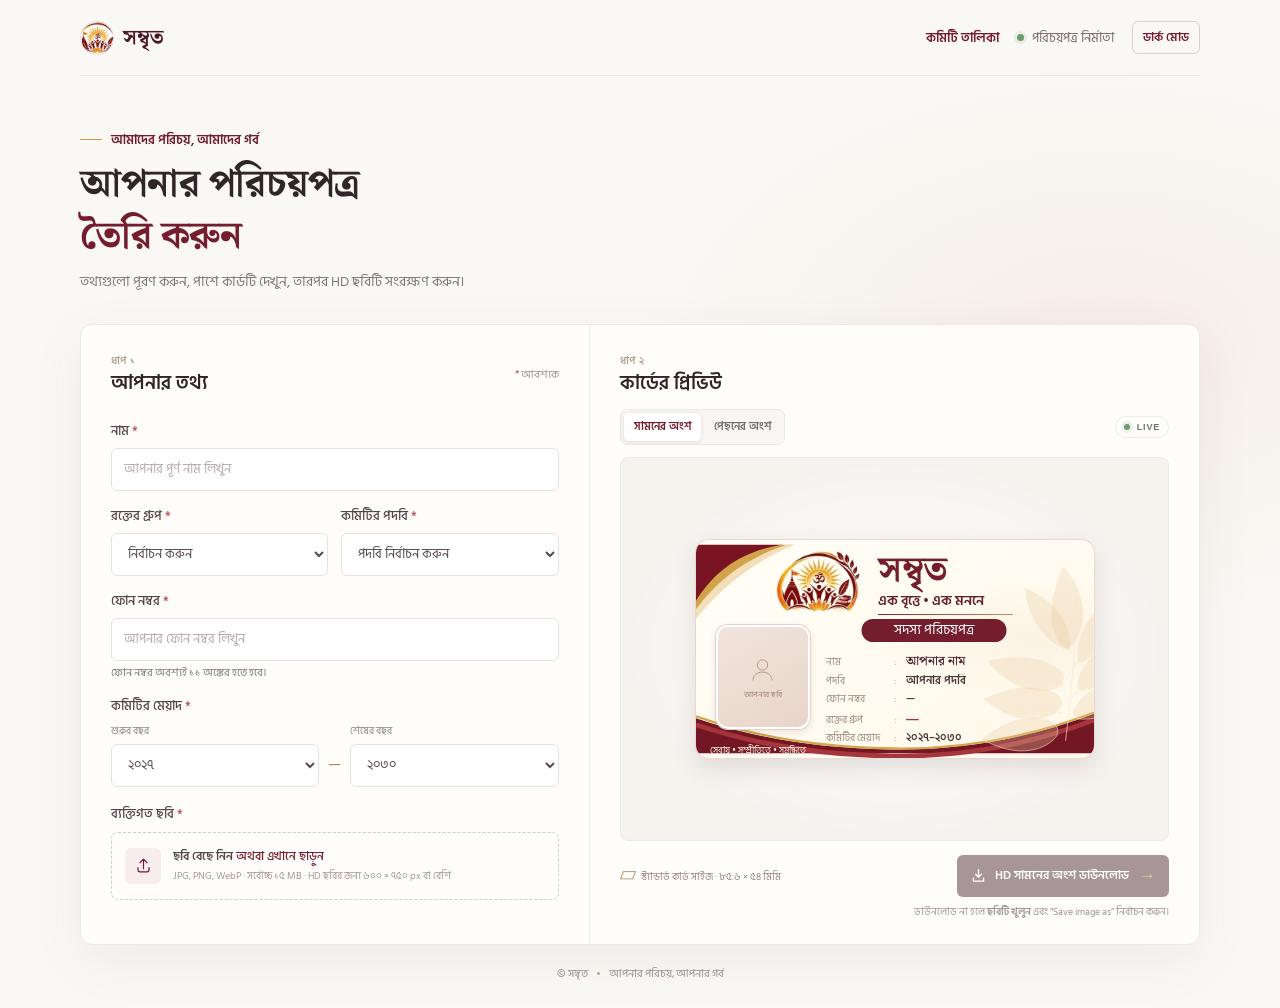
<file: index.html>
<!doctype html>
<html lang="bn">
  <head>
    <meta charset="UTF-8" />
    <meta name="viewport" content="width=device-width, initial-scale=1.0" />
    <meta
      name="description"
      content="সম্বৃত-এর জন্য নিজের পরিচয়পত্র তৈরি করুন এবং HD PNG ছবি হিসেবে সংরক্ষণ করুন।"
    />
    <title>সম্বৃত | পরিচয়পত্র তৈরি করুন</title>
    <link rel="preconnect" href="https://fonts.googleapis.com" />
    <link rel="preconnect" href="https://fonts.gstatic.com" crossorigin />
    <link
      href="https://fonts.googleapis.com/css2?family=Hind+Siliguri:wght@400;500;600;700&family=Noto+Serif+Bengali:wght@600;700&display=swap"
      rel="stylesheet"
    />
    <link rel="stylesheet" href="styles.css" />
    <script src="theme.js" defer></script>
    <script src="app.js" defer></script>
  </head>
  <body>
    <main class="app-shell">
      <header class="topbar">
        <a class="brand" href="#" aria-label="সম্বৃত হোম">
          <span class="brand-mark">
            <img src="Sambrita_Logo_Transparent.png" alt="" />
          </span>
          <span class="brand-name">সম্বৃত</span>
        </a>
        <nav class="topbar-nav" aria-label="প্রধান নেভিগেশন">
          <a class="topbar-link" href="committee.html">কমিটি তালিকা</a>
          <span class="topbar-note"><span class="status-dot"></span> পরিচয়পত্র নির্মাতা</span>
          <button class="theme-toggle" id="theme-toggle" type="button" aria-pressed="false" aria-label="ডার্ক মোড চালু করুন">ডার্ক মোড</button>
        </nav>
      </header>

      <section class="workspace" aria-labelledby="page-title">
        <div class="intro">
          <span class="eyebrow"><span class="eyebrow-line"></span> আমাদের পরিচয়, আমাদের গর্ব</span>
          <h1 id="page-title">আপনার পরিচয়পত্র<br /><span>তৈরি করুন</span></h1>
          <p>তথ্যগুলো পূরণ করুন, পাশে কার্ডটি দেখুন, তারপর HD ছবিটি সংরক্ষণ করুন।</p>
        </div>

        <div class="builder">
          <form class="details-panel" id="card-form">
            <div class="panel-heading">
              <div>
                <span class="section-kicker">ধাপ ১</span>
                <h2>আপনার তথ্য</h2>
              </div>
              <span class="required-note"><span aria-hidden="true">*</span> আবশ্যক</span>
            </div>

            <label class="field-label" for="full-name">নাম <span>*</span></label>
            <input
              class="text-input"
              id="full-name"
              name="name"
              type="text"
              placeholder="আপনার পূর্ণ নাম লিখুন"
              autocomplete="name"
              maxlength="60"
              required
            />

            <div class="field-row">
              <div class="field-group">
                <label class="field-label" for="blood-group">রক্তের গ্রুপ <span>*</span></label>
                <select class="text-input select-input" id="blood-group" name="blood" required>
                  <option value="" disabled selected>নির্বাচন করুন</option>
                  <option>A+</option>
                  <option>A−</option>
                  <option>B+</option>
                  <option>B−</option>
                  <option>AB+</option>
                  <option>AB−</option>
                  <option>O+</option>
                  <option>O−</option>
                </select>
              </div>
              <div class="field-group">
                <label class="field-label" for="designation">কমিটির পদবি <span>*</span></label>
                <select class="text-input select-input" id="designation" name="designation" required>
                  <option value="" disabled selected>পদবি নির্বাচন করুন</option>
                  <option>সভাপতি</option>
                  <option>সিনিয়র সহ সভাপতি</option>
                  <option>সহ সভাপতি</option>
                  <option>সাধারণ সম্পাদক</option>
                  <option>সহ সাধারণ সম্পাদক</option>
                  <option>অর্থ সম্পাদক</option>
                  <option>সহ অর্থ সম্পাদক</option>
                  <option>সাংগঠনিক সম্পাদক</option>
                  <option>সহ সাংগঠনিক সম্পাদক</option>
                  <option>দপ্তর সম্পাদক</option>
                  <option>সহ দপ্তর সম্পাদক</option>
                  <option>প্রচার ও প্রকাশনা সম্পাদক</option>
                  <option>সহ প্রচার সম্পাদক</option>
                  <option>সাংস্কৃতিক সম্পাদক</option>
                  <option>সহ সাংস্কৃতিক সম্পাদক</option>
                  <option>শিক্ষা বিষয়ক সম্পাদক</option>
                  <option>সহ শিক্ষা বিষয়ক সম্পাদক</option>
                  <option>তথ্যপ্রযুক্তি বিষয়ক সম্পাদক</option>
                  <option>সহ তথ্য সম্পাদক</option>
                  <option>ক্রীড়া বিষয়ক সম্পাদক</option>
                  <option>সহ ক্রীড়া সম্পাদক</option>
                  <option>যুব বিষয়ক সম্পাদক</option>
                  <option>সহ যুব বিষয়ক সম্পাদক</option>
                  <option>সমাজকল্যাণ সম্পাদক</option>
                  <option>সহ সমাজ কল্যাণ সম্পাদক</option>
                  <option>দুর্যোগ ও ত্রাণ বিষয়ক সম্পাদক</option>
                  <option>সহ দুর্যোগ ও ত্রাণ সম্পাদক</option>
                  <option>সদস্য সচিব</option>
                  <option>সহ সদস্য সচিব</option>
                  <option>প্রবাসীকল্যাণ বিষয়ক সম্পাদক</option>
                  <option>মহিলা সম্পাদিকা</option>
                  <option>সহ মহিলা সম্পাদিকা</option>
                  <option>কার্যকরী সদস্যবৃন্দ</option>
                </select>
              </div>
            </div>

            <label class="field-label" for="phone-number">ফোন নম্বর <span>*</span></label>
            <input
              class="text-input"
              id="phone-number"
              name="phone"
              type="tel"
              placeholder="আপনার ফোন নম্বর লিখুন"
              autocomplete="tel"
              inputmode="numeric"
              minlength="11"
              maxlength="11"
              pattern="[0-9০-৯]{11}"
              title="ফোন নম্বরটি ঠিক ১১টি অঙ্কে লিখুন।"
              aria-describedby="phone-number-hint"
              required
            />
            <small class="field-help" id="phone-number-hint">
              ফোন নম্বর অবশ্যই ১১ অঙ্কের হতে হবে।
            </small>

            <span class="field-label" id="committee-label">কমিটির মেয়াদ <span>*</span></span>
            <div class="year-range" role="group" aria-labelledby="committee-label">
              <label class="year-field">
                <span>শুরুর বছর</span>
                <select class="text-input select-input" id="committee-start" name="committeeStart" required></select>
              </label>
              <span class="year-range-separator" aria-hidden="true">—</span>
              <label class="year-field">
                <span>শেষের বছর</span>
                <select class="text-input select-input" id="committee-end" name="committeeEnd" required></select>
              </label>
            </div>

            <span class="field-label photo-label">ব্যক্তিগত ছবি <span>*</span></span>
            <label class="upload-box" id="upload-box" for="photo-input">
              <span class="upload-icon" aria-hidden="true">
                <svg viewBox="0 0 24 24" fill="none">
                  <path d="M12 16V4m0 0L7.5 8.5M12 4l4.5 4.5M5 14.5v3A2.5 2.5 0 0 0 7.5 20h9a2.5 2.5 0 0 0 2.5-2.5v-3" />
                </svg>
              </span>
              <span class="upload-copy">
                <strong id="upload-title">ছবি বেছে নিন <span>অথবা এখানে ছাড়ুন</span></strong>
                <small id="upload-hint">JPG, PNG, WebP · সর্বোচ্চ ১৫ MB · HD ছবির জন্য ৬০০ × ৭৫০ px বা বেশি</small>
              </span>
              <input id="photo-input" name="photo" type="file" accept="image/jpeg,image/png,image/webp" required />
            </label>
            <p class="form-error" id="form-error" role="alert" aria-live="polite"></p>
          </form>

          <section class="preview-panel" aria-labelledby="preview-title">
            <div class="preview-heading">
              <div>
                <span class="section-kicker">ধাপ ২</span>
                <h2 id="preview-title">কার্ডের প্রিভিউ</h2>
              </div>
            </div>

            <div class="preview-controls">
              <div class="card-side-switch" role="group" aria-label="কার্ডের দিক নির্বাচন">
                <button class="card-side-button is-active" type="button" data-card-side="front" aria-pressed="true">সামনের অংশ</button>
                <button class="card-side-button" type="button" data-card-side="back" aria-pressed="false">পেছনের অংশ</button>
              </div>
              <span class="live-badge"><span></span> LIVE</span>
            </div>

            <div class="card-stage">
              <article class="id-card" id="id-card" aria-label="সম্বৃত পরিচয়পত্রের প্রিভিউ">
                <img class="card-decoration" src="card-decoration.svg" alt="" aria-hidden="true" />
                <div class="card-brand">
                  <img class="card-logo" src="Sambrita_Logo_Transparent.png" alt="সম্বৃত লোগো" />
                  <div class="card-org">
                    <h3>সম্বৃত</h3>
                    <span class="card-motto">এক বৃত্তে • এক মননে</span>
                  </div>
                </div>
                <span class="card-member-title">সদস্য পরিচয়পত্র</span>
                <div class="card-main">
                  <div class="portrait-frame">
                    <img id="photo-preview" alt="আপনার নির্বাচিত ছবি" />
                    <div class="portrait-placeholder" id="portrait-placeholder">
                      <svg viewBox="0 0 48 48" fill="none" aria-hidden="true">
                        <circle cx="24" cy="17" r="8" />
                        <path d="M9 41c.8-8.3 6.9-13 15-13s14.2 4.7 15 13" />
                      </svg>
                      <span>আপনার ছবি</span>
                    </div>
                  </div>
                  <div class="card-info">
                    <div class="info-grid">
                      <div class="info-item name-item">
                        <span class="info-label">নাম</span>
                        <strong id="preview-name">আপনার নাম</strong>
                      </div>
                      <div class="info-item">
                        <span class="info-label">পদবি</span>
                        <strong id="preview-designation">আপনার পদবি</strong>
                      </div>
                      <div class="info-item">
                        <span class="info-label">ফোন নম্বর</span>
                        <strong id="preview-phone">—</strong>
                      </div>
                      <div class="info-item blood-item">
                        <span class="info-label">রক্তের গ্রুপ</span>
                        <strong id="preview-blood">—</strong>
                      </div>
                      <div class="info-item committee-item">
                        <span class="info-label">কমিটির মেয়াদ</span>
                        <strong id="preview-committee">কমিটির নাম</strong>
                      </div>
                    </div>
                  </div>
                </div>
                <span class="card-footer-tagline">সেবায় • সম্প্রীতিতে • সমৃদ্ধিতে</span>
              </article>
              <article class="id-card id-card--back" id="back-card" aria-label="সম্বৃত পরিচয়পত্রের পেছনের অংশ" hidden>
                <img class="card-back-decoration" src="card-back-decoration.svg" alt="" aria-hidden="true" />
                <div class="back-brand">
                  <strong>সম্বৃত</strong>
                  <span class="back-brand-divider" aria-hidden="true"></span>
                  <span class="back-brand-motto">এক বৃত্তে • এক মননে</span>
                </div>
                <div class="back-details">
                  <div class="back-detail">
                    <span class="back-detail-icon" aria-hidden="true">▦</span>
                    <span>প্রতিষ্ঠাকাল : <strong>২০২৬</strong></span>
                  </div>
                  <div class="back-detail">
                    <span class="back-detail-icon back-phone-icon" aria-hidden="true">☎</span>
                    <span>যোগাযোগ : <strong id="back-phone">০১৬৭৯০০১২৫৪</strong></span>
                  </div>
                </div>
                <div class="back-notice" lang="bn">
                  <span>◆ এই পরিচয়পত্র সম্বৃত-এর সম্পত্তি।</span>
                  <span>◆ অননুমোদিতভাবে ব্যবহার করা যাবে না।</span>
                  <span>◆ হারিয়ে গেলে প্রদত্ত নম্বরে যোগাযোগ করুন।</span>
                </div>
                <div class="back-signatures">
                  <div class="back-signature">
                    <img id="president-signature" src="signature-president.png" alt="সভাপতির স্বাক্ষর" />
                    <span>সভাপতি</span>
                  </div>
                  <div class="back-signature">
                    <img id="secretary-signature" src="signature-secretary.png" alt="সাধারণ সম্পাদকের স্বাক্ষর" />
                    <span>সাধারণ সম্পাদক</span>
                  </div>
                </div>
              </article>
            </div>

            <div class="preview-footer">
              <span class="size-note"><span class="size-icon">▱</span> স্ট্যান্ডার্ড কার্ড সাইজ · ৮৫.৬ × ৫৪ মিমি</span>
              <a class="download-button is-disabled" id="download-button" href="#" aria-disabled="true" tabindex="-1" target="_blank" rel="noopener">
                <svg viewBox="0 0 20 20" fill="none" aria-hidden="true">
                  <path d="M10 3v9m0 0 3.5-3.5M10 12 6.5 8.5M4 13v3.5h12V13" />
                </svg>
                <span id="download-label">HD সামনের অংশ ডাউনলোড</span>
                <span class="button-arrow" aria-hidden="true">→</span>
              </a>
            </div>
            <p class="print-note">
              ডাউনলোড না হলে <a id="image-preview-link" class="is-disabled" href="#" aria-disabled="true" tabindex="-1" target="_blank" rel="noopener">ছবিটি খুলুন</a>
              এবং “Save image as” নির্বাচন করুন।
            </p>
          </section>
        </div>

        <footer class="page-footer">
          <span>© সম্বৃত</span>
          <span class="footer-separator"></span>
          <span>আপনার পরিচয়, আপনার গর্ব</span>
        </footer>
      </section>
    </main>
  </body>
</html>
</file>
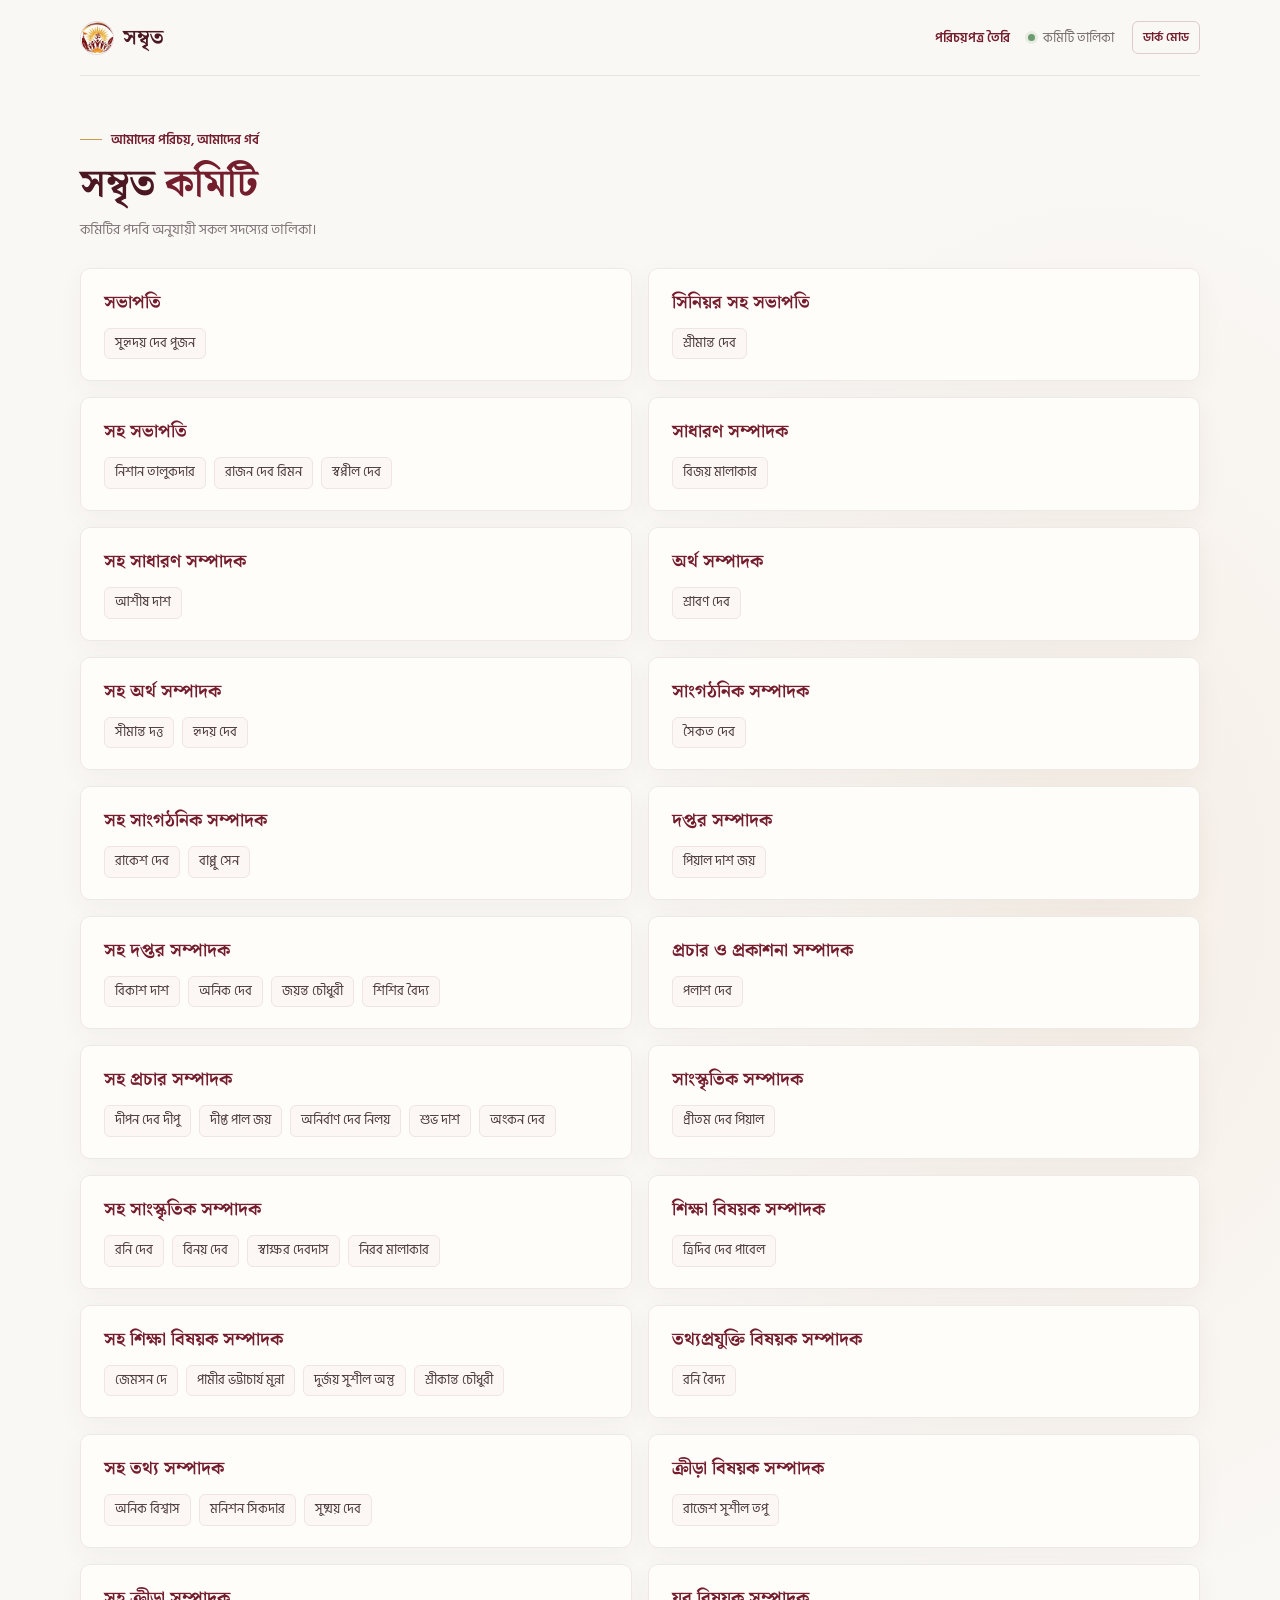
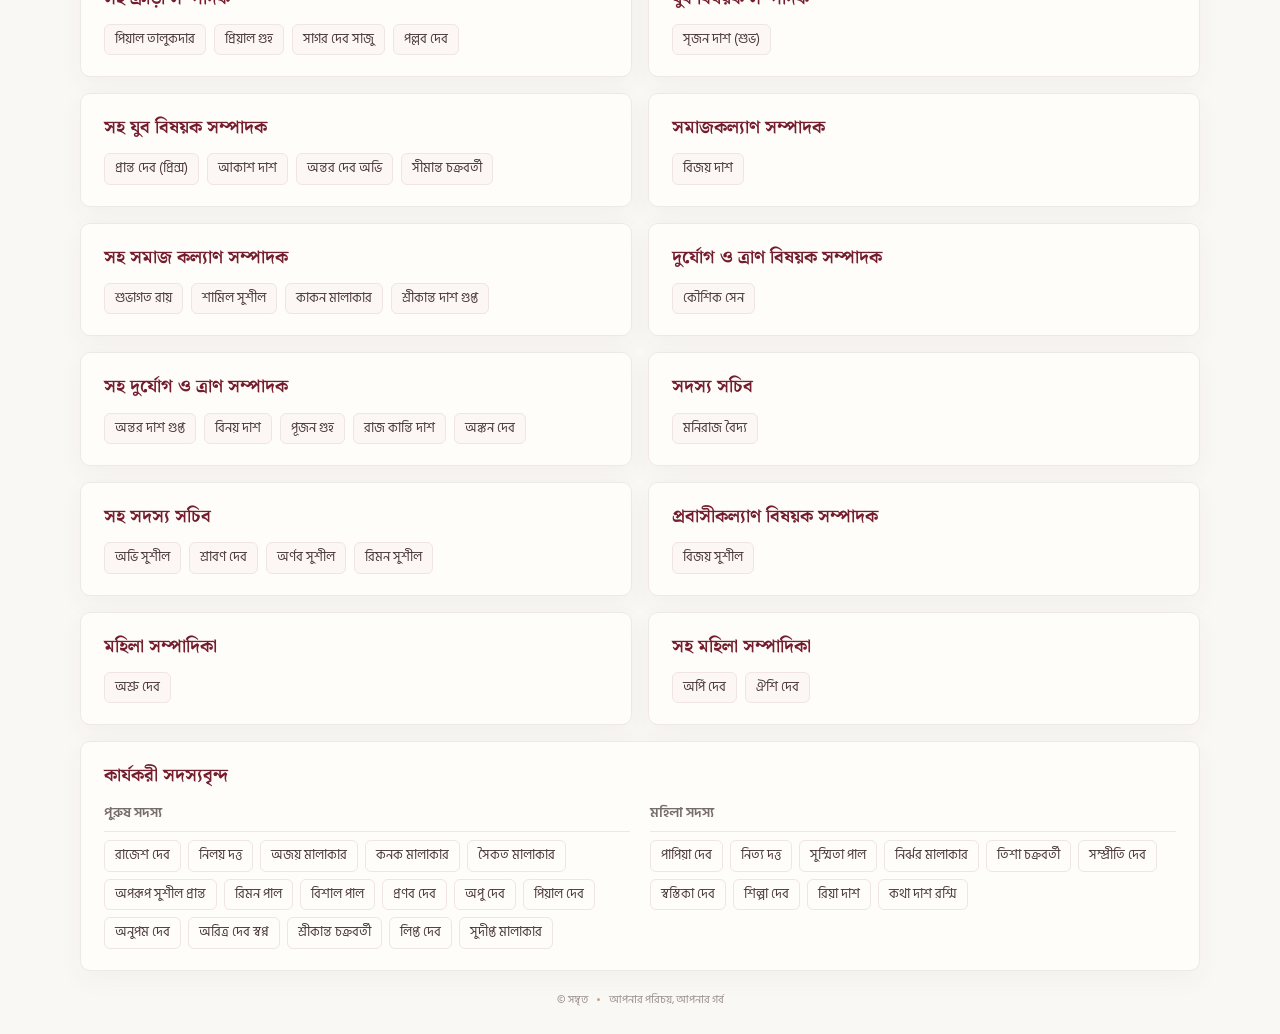
<file: committee.html>
<!doctype html>
<html lang="bn">
  <head>
    <meta charset="UTF-8" />
    <meta name="viewport" content="width=device-width, initial-scale=1.0" />
    <meta
      name="description"
      content="সম্বৃত কমিটির পদবি ও সদস্যদের তালিকা।"
    />
    <title>সম্বৃত | কমিটি তালিকা</title>
    <link rel="preconnect" href="https://fonts.googleapis.com" />
    <link rel="preconnect" href="https://fonts.gstatic.com" crossorigin />
    <link
      href="https://fonts.googleapis.com/css2?family=Hind+Siliguri:wght@400;500;600;700&family=Noto+Serif+Bengali:wght@600;700&display=swap"
      rel="stylesheet"
    />
    <link rel="stylesheet" href="styles.css" />
    <script src="theme.js" defer></script>
  </head>
  <body>
    <main class="app-shell">
      <header class="topbar">
        <a class="brand" href="index.html" aria-label="সম্বৃত পরিচয়পত্র নির্মাতা">
          <span class="brand-mark">
            <img src="Sambrita_Logo_Transparent.png" alt="" />
          </span>
          <span class="brand-name">সম্বৃত</span>
        </a>
        <nav class="topbar-nav" aria-label="প্রধান নেভিগেশন">
          <a class="topbar-link" href="index.html">পরিচয়পত্র তৈরি</a>
          <span class="topbar-note"><span class="status-dot"></span> কমিটি তালিকা</span>
          <button class="theme-toggle" id="theme-toggle" type="button" aria-pressed="false" aria-label="ডার্ক মোড চালু করুন">ডার্ক মোড</button>
        </nav>
      </header>

      <section class="committee-page" aria-labelledby="page-title">
        <div class="committee-intro">
          <span class="eyebrow"><span class="eyebrow-line"></span> আমাদের পরিচয়, আমাদের গর্ব</span>
          <h1 id="page-title">সম্বৃত <span>কমিটি</span></h1>
          <p>কমিটির পদবি অনুযায়ী সকল সদস্যের তালিকা।</p>
        </div>

        <div class="committee-grid">
          <article class="committee-card">
            <h2>সভাপতি</h2>
            <ul class="committee-people"><li>সুহৃদয় দেব পুজন</li></ul>
          </article>
          <article class="committee-card">
            <h2>সিনিয়র সহ সভাপতি</h2>
            <ul class="committee-people"><li>শ্রীমান্ত দেব</li></ul>
          </article>
          <article class="committee-card">
            <h2>সহ সভাপতি</h2>
            <ul class="committee-people">
              <li>নিশান তালুকদার</li><li>রাজন দেব রিমন</li><li>স্বপ্নীল দেব</li>
            </ul>
          </article>
          <article class="committee-card">
            <h2>সাধারণ সম্পাদক</h2>
            <ul class="committee-people"><li>বিজয় মালাকার</li></ul>
          </article>
          <article class="committee-card">
            <h2>সহ সাধারণ সম্পাদক</h2>
            <ul class="committee-people"><li>আশীষ দাশ</li></ul>
          </article>
          <article class="committee-card">
            <h2>অর্থ সম্পাদক</h2>
            <ul class="committee-people"><li>শ্রাবণ দেব</li></ul>
          </article>
          <article class="committee-card">
            <h2>সহ অর্থ সম্পাদক</h2>
            <ul class="committee-people"><li>সীমান্ত দত্ত</li><li>হৃদয় দেব</li></ul>
          </article>
          <article class="committee-card">
            <h2>সাংগঠনিক সম্পাদক</h2>
            <ul class="committee-people"><li>সৈকত দেব</li></ul>
          </article>
          <article class="committee-card">
            <h2>সহ সাংগঠনিক সম্পাদক</h2>
            <ul class="committee-people"><li>রাকেশ দেব</li><li>বাপ্পু সেন</li></ul>
          </article>
          <article class="committee-card">
            <h2>দপ্তর সম্পাদক</h2>
            <ul class="committee-people"><li>পিয়াল দাশ জয়</li></ul>
          </article>
          <article class="committee-card">
            <h2>সহ দপ্তর সম্পাদক</h2>
            <ul class="committee-people">
              <li>বিকাশ দাশ</li><li>অনিক দেব</li><li>জয়ন্ত চৌধুরী</li><li>শিশির বৈদ্য</li>
            </ul>
          </article>
          <article class="committee-card">
            <h2>প্রচার ও প্রকাশনা সম্পাদক</h2>
            <ul class="committee-people"><li>পলাশ দেব</li></ul>
          </article>
          <article class="committee-card">
            <h2>সহ প্রচার সম্পাদক</h2>
            <ul class="committee-people">
              <li>দীপন দেব দীপু</li><li>দীপ্ত পাল জয়</li><li>অনির্বাণ দেব নিলয়</li><li>শুভ দাশ</li><li>অংকন দেব</li>
            </ul>
          </article>
          <article class="committee-card">
            <h2>সাংস্কৃতিক সম্পাদক</h2>
            <ul class="committee-people"><li>প্রীতম দেব পিয়াল</li></ul>
          </article>
          <article class="committee-card">
            <h2>সহ সাংস্কৃতিক সম্পাদক</h2>
            <ul class="committee-people">
              <li>রনি দেব</li><li>বিনয় দেব</li><li>স্বাক্ষর দেবদাস</li><li>নিরব মালাকার</li>
            </ul>
          </article>
          <article class="committee-card">
            <h2>শিক্ষা বিষয়ক সম্পাদক</h2>
            <ul class="committee-people"><li>ত্রিদিব দেব পাবেল</li></ul>
          </article>
          <article class="committee-card">
            <h2>সহ শিক্ষা বিষয়ক সম্পাদক</h2>
            <ul class="committee-people">
              <li>জেমসন দে</li><li>পামীর ভট্টাচার্য মুন্না</li><li>দুর্জয় সুশীল অন্তু</li><li>শ্রীকান্ত চৌধুরী</li>
            </ul>
          </article>
          <article class="committee-card">
            <h2>তথ্যপ্রযুক্তি বিষয়ক সম্পাদক</h2>
            <ul class="committee-people"><li>রনি বৈদ্য</li></ul>
          </article>
          <article class="committee-card">
            <h2>সহ তথ্য সম্পাদক</h2>
            <ul class="committee-people"><li>অনিক বিশ্বাস</li><li>মনিশন সিকদার</li><li>সুষ্ময় দেব</li></ul>
          </article>
          <article class="committee-card">
            <h2>ক্রীড়া বিষয়ক সম্পাদক</h2>
            <ul class="committee-people"><li>রাজেশ সুশীল তপু</li></ul>
          </article>
          <article class="committee-card">
            <h2>সহ ক্রীড়া সম্পাদক</h2>
            <ul class="committee-people"><li>পিয়াল তালুকদার</li><li>প্রিয়াল গুহ</li><li>সাগর দেব সাজু</li><li>পল্লব দেব</li></ul>
          </article>
          <article class="committee-card">
            <h2>যুব বিষয়ক সম্পাদক</h2>
            <ul class="committee-people"><li>সৃজন দাশ (শুভ)</li></ul>
          </article>
          <article class="committee-card">
            <h2>সহ যুব বিষয়ক সম্পাদক</h2>
            <ul class="committee-people"><li>প্রান্ত দেব (প্রিন্স)</li><li>আকাশ দাশ</li><li>অন্তর দেব অভি</li><li>সীমান্ত চক্রবর্তী</li></ul>
          </article>
          <article class="committee-card">
            <h2>সমাজকল্যাণ সম্পাদক</h2>
            <ul class="committee-people"><li>বিজয় দাশ</li></ul>
          </article>
          <article class="committee-card">
            <h2>সহ সমাজ কল্যাণ সম্পাদক</h2>
            <ul class="committee-people"><li>শুভাগত রায়</li><li>শামিল সুশীল</li><li>কাকন মালাকার</li><li>শ্রীকান্ত দাশ গুপ্ত</li></ul>
          </article>
          <article class="committee-card">
            <h2>দুর্যোগ ও ত্রাণ বিষয়ক সম্পাদক</h2>
            <ul class="committee-people"><li>কৌশিক সেন</li></ul>
          </article>
          <article class="committee-card">
            <h2>সহ দুর্যোগ ও ত্রাণ সম্পাদক</h2>
            <ul class="committee-people"><li>অন্তর দাশ গুপ্ত</li><li>বিনয় দাশ</li><li>পূজন গুহ</li><li>রাজ কান্তি দাশ</li><li>অঙ্কন দেব</li></ul>
          </article>
          <article class="committee-card">
            <h2>সদস্য সচিব</h2>
            <ul class="committee-people"><li>মনিরাজ বৈদ্য</li></ul>
          </article>
          <article class="committee-card">
            <h2>সহ সদস্য সচিব</h2>
            <ul class="committee-people"><li>অভি সুশীল</li><li>শ্রাবণ দেব</li><li>অর্ণব সুশীল</li><li>রিমন সুশীল</li></ul>
          </article>
          <article class="committee-card">
            <h2>প্রবাসীকল্যাণ বিষয়ক সম্পাদক</h2>
            <ul class="committee-people"><li>বিজয় সুশীল</li></ul>
          </article>
          <article class="committee-card">
            <h2>মহিলা সম্পাদিকা</h2>
            <ul class="committee-people"><li>অশ্রু দেব</li></ul>
          </article>
          <article class="committee-card">
            <h2>সহ মহিলা সম্পাদিকা</h2>
            <ul class="committee-people"><li>অর্পি দেব</li><li>ঐশি দেব</li></ul>
          </article>
          <article class="committee-card committee-card--wide">
            <h2>কার্যকরী সদস্যবৃন্দ</h2>
            <div class="committee-member-columns">
              <section class="committee-member-group" aria-labelledby="male-members-title">
                <h3 id="male-members-title">পুরুষ সদস্য</h3>
                <ul class="committee-people">
                  <li>রাজেশ দেব</li><li>নিলয় দত্ত</li><li>অজয় মালাকার</li><li>কনক মালাকার</li>
                  <li>সৈকত মালাকার</li><li>অপরূপ সুশীল প্রান্ত</li><li>রিমন পাল</li><li>বিশাল পাল</li>
                  <li>প্রণব দেব</li><li>অপু দেব</li><li>পিয়াল দেব</li><li>অনুপম দেব</li>
                  <li>অরিত্র দেব স্বপ্ন</li><li>শ্রীকান্ত চক্রবর্তী</li><li>লিপ্ত দেব</li><li>সুদীপ্ত মালাকার</li>
                </ul>
              </section>
              <section class="committee-member-group" aria-labelledby="female-members-title">
                <h3 id="female-members-title">মহিলা সদস্য</h3>
                <ul class="committee-people">
                  <li>পাপিয়া দেব</li><li>নিত্য দত্ত</li><li>সুস্মিতা পাল</li><li>নির্ঝর মালাকার</li>
                  <li>তিশা চক্রবর্তী</li><li>সম্প্রীতি দেব</li><li>স্বস্তিকা দেব</li><li>শিল্পা দেব</li>
                  <li>রিয়া দাশ</li><li>কথা দাশ রশ্মি</li>
                </ul>
              </section>
            </div>
          </article>
        </div>

        <footer class="page-footer">
          <span>© সম্বৃত</span>
          <span class="footer-separator"></span>
          <span>আপনার পরিচয়, আপনার গর্ব</span>
        </footer>
      </section>
    </main>
  </body>
</html>
</file>
<file: styles.css>
:root {
  color-scheme: light;
  --wine: #741d2d;
  --wine-dark: #4b1721;
  --wine-soft: #f7edef;
  --gold: #c89b48;
  --ink: #302629;
  --muted: #8d8283;
  --line: #eee8e5;
  --paper: #fffdfa;
  font-family: "Hind Siliguri", "Noto Sans Bengali", sans-serif;
  font-synthesis: none;
  text-rendering: optimizeLegibility;
}

* {
  box-sizing: border-box;
}

body {
  min-width: 320px;
  min-height: 100vh;
  margin: 0;
  color: var(--ink);
  background:
    radial-gradient(ellipse at 86% 34%, rgba(233, 213, 192, 0.28), transparent 30%),
    #faf8f5;
}

button,
input,
select {
  font: inherit;
}

.app-shell {
  width: min(1120px, calc(100% - 64px));
  margin: 0 auto;
}

.topbar {
  height: 76px;
  display: flex;
  align-items: center;
  justify-content: space-between;
  border-bottom: 1px solid rgba(93, 59, 57, 0.1);
}

.brand {
  display: inline-flex;
  align-items: center;
  gap: 9px;
  color: var(--wine-dark);
  text-decoration: none;
}

.brand-mark {
  width: 34px;
  height: 34px;
  overflow: hidden;
  display: grid;
  place-items: center;
  border: 1px solid rgba(116, 29, 45, 0.15);
  border-radius: 50%;
  background: #fff;
}

.brand-mark img {
  width: 31px;
  height: 31px;
  object-fit: cover;
}

.brand-name {
  font-family: "Noto Serif Bengali", "Hind Siliguri", serif;
  font-size: 21px;
  font-weight: 700;
}

.topbar-note {
  display: inline-flex;
  align-items: center;
  gap: 8px;
  color: #776d6a;
  font-size: 13px;
}

.topbar-nav {
  display: inline-flex;
  align-items: center;
  gap: 18px;
}

.topbar-link {
  color: var(--wine);
  font-size: 13px;
  font-weight: 600;
  text-decoration: none;
}

.topbar-link:hover {
  text-decoration: underline;
  text-underline-offset: 3px;
}

.topbar-link:focus-visible {
  border-radius: 3px;
  outline: 3px solid rgba(116, 29, 45, 0.25);
  outline-offset: 3px;
}

.theme-toggle {
  padding: 6px 10px;
  border: 1px solid rgba(116, 29, 45, 0.2);
  border-radius: 6px;
  background: transparent;
  color: var(--wine);
  cursor: pointer;
  font-size: 12px;
  font-weight: 600;
  white-space: nowrap;
}

.theme-toggle:hover {
  background: var(--wine-soft);
}

.theme-toggle:focus-visible {
  outline: 3px solid rgba(116, 29, 45, 0.25);
  outline-offset: 2px;
}

.status-dot,
.live-badge span {
  width: 7px;
  height: 7px;
  border-radius: 50%;
  background: #6a9c70;
  box-shadow: 0 0 0 3px rgba(106, 156, 112, 0.13);
}

.workspace {
  padding: 46px 0 25px;
}

.intro {
  margin-bottom: 31px;
}

.eyebrow {
  display: inline-flex;
  align-items: center;
  gap: 9px;
  color: var(--wine);
  font-size: 13px;
  font-weight: 600;
}

.eyebrow-line {
  width: 22px;
  height: 1px;
  background: var(--gold);
}

h1,
h2,
h3,
h4,
p {
  margin: 0;
}

.intro h1 {
  margin-top: 8px;
  font-family: "Noto Serif Bengali", "Hind Siliguri", serif;
  font-size: clamp(29px, 3.4vw, 39px);
  font-weight: 700;
  line-height: 1.34;
  letter-spacing: -0.5px;
}

.intro h1 span {
  color: var(--wine);
}

.intro > p {
  margin-top: 7px;
  color: #817779;
  font-size: 14px;
}

.builder {
  display: grid;
  grid-template-columns: minmax(0, 0.91fr) minmax(0, 1.09fr);
  overflow: hidden;
  border: 1px solid #eee9e5;
  border-radius: 12px;
  background: var(--paper);
  box-shadow: 0 16px 55px rgba(69, 43, 35, 0.065);
}

.details-panel,
.preview-panel {
  min-width: 0;
  padding: 27px 30px 24px;
}

.details-panel {
  border-right: 1px solid var(--line);
}

.panel-heading,
.preview-heading {
  display: flex;
  align-items: center;
  justify-content: space-between;
  margin-bottom: 22px;
}

.section-kicker {
  display: block;
  margin-bottom: 1px;
  color: #ad968e;
  font-size: 11px;
  font-weight: 500;
  letter-spacing: 0.3px;
}

.panel-heading h2,
.preview-heading h2 {
  font-size: 19px;
  font-weight: 600;
  line-height: 1.4;
}

.required-note {
  color: #9c9090;
  font-size: 11px;
}

.required-note span,
.field-label > span {
  color: #b94a50;
}

.field-label {
  display: block;
  margin-bottom: 6px;
  color: #514549;
  font-size: 13px;
  font-weight: 500;
}

.text-input {
  width: 100%;
  height: 43px;
  padding: 0 12px;
  border: 1px solid #e8e1de;
  border-radius: 6px;
  outline: 0;
  background: #fff;
  color: var(--ink);
  font-size: 13px;
  transition: border-color 150ms ease, box-shadow 150ms ease;
}

.text-input::placeholder {
  color: #b6acad;
}

.text-input:focus {
  border-color: #b76d72;
  box-shadow: 0 0 0 3px rgba(116, 29, 45, 0.08);
}

.field-help {
  display: block;
  margin: 5px 0 14px;
  color: #817779;
  font-size: 11px;
  line-height: 1.4;
}

.select-input {
  color: #574b4e;
  cursor: pointer;
}

.field-row {
  display: grid;
  grid-template-columns: 1fr 1fr;
  gap: 13px;
  margin-top: 14px;
}

.field-group {
  min-width: 0;
}

.field-group .text-input {
  margin-bottom: 14px;
}

.year-range {
  display: grid;
  grid-template-columns: minmax(0, 1fr) auto minmax(0, 1fr);
  align-items: end;
  gap: 9px;
  margin-bottom: 16px;
}

.year-field {
  min-width: 0;
  display: grid;
  gap: 5px;
  color: #8d8283;
  font-size: 10px;
}

.year-range-separator {
  padding-bottom: 10px;
  color: #a98555;
  font-size: 16px;
}

.photo-label {
  margin-bottom: 7px;
}

.upload-box {
  min-height: 68px;
  display: flex;
  align-items: center;
  gap: 12px;
  padding: 10px 13px;
  border: 1px dashed #d9c9c4;
  border-radius: 7px;
  background: #fffdfb;
  cursor: pointer;
  transition: border-color 150ms ease, background 150ms ease;
}

.upload-box:hover,
.upload-box.is-dragging {
  border-color: var(--wine);
  background: #fcf6f5;
}

.upload-icon {
  width: 36px;
  height: 36px;
  flex: 0 0 36px;
  display: grid;
  place-items: center;
  border-radius: 6px;
  background: var(--wine-soft);
  color: var(--wine);
}

.upload-icon svg {
  width: 19px;
  height: 19px;
  stroke: currentColor;
  stroke-width: 1.5;
  stroke-linecap: round;
  stroke-linejoin: round;
}

.upload-copy {
  min-width: 0;
  display: grid;
  gap: 2px;
}

.upload-copy strong {
  overflow: hidden;
  color: #55474b;
  font-size: 12px;
  font-weight: 600;
  text-overflow: ellipsis;
  white-space: nowrap;
}

.upload-copy strong span {
  color: var(--wine);
  font-weight: 500;
}

.upload-copy small {
  color: #a29797;
  font-size: 10px;
}

#photo-input {
  position: absolute;
  width: 1px;
  height: 1px;
  overflow: hidden;
  clip: rect(0, 0, 0, 0);
  white-space: nowrap;
  clip-path: inset(50%);
}

#photo-input:focus-visible + .upload-copy {
  outline: 2px solid var(--wine);
}

.form-error {
  min-height: 16px;
  margin-top: 4px;
  color: #a32d39;
  font-size: 11px;
}

.preview-panel {
  display: flex;
  flex-direction: column;
}

.preview-heading {
  margin-bottom: 13px;
}

.preview-controls {
  display: flex;
  align-items: center;
  justify-content: space-between;
  gap: 10px;
  margin: -2px 0 12px;
}

.card-side-switch {
  display: inline-flex;
  gap: 3px;
  padding: 3px;
  border: 1px solid #eee8e5;
  border-radius: 7px;
  background: #f8f5f2;
}

.card-side-button {
  padding: 5px 10px;
  border: 0;
  border-radius: 5px;
  background: transparent;
  color: #776d6a;
  cursor: pointer;
  font-size: 11px;
  font-weight: 600;
}

.card-side-button.is-active {
  background: #fff;
  color: var(--wine);
  box-shadow: 0 1px 4px rgba(67, 45, 36, 0.12);
}

.card-side-button:focus-visible {
  outline: 3px solid rgba(116, 29, 45, 0.25);
  outline-offset: 2px;
}

.live-badge {
  display: inline-flex;
  align-items: center;
  gap: 7px;
  padding: 5px 8px;
  border: 1px solid #e8eee8;
  border-radius: 20px;
  color: #667c68;
  font-family: Arial, sans-serif;
  font-size: 9px;
  font-weight: 700;
  letter-spacing: 0.8px;
}

.live-badge span {
  width: 6px;
  height: 6px;
}

.card-stage {
  min-height: 258px;
  flex: 1;
  display: grid;
  place-items: center;
  container-type: inline-size;
  padding: 23px 10px;
  border: 1px solid #eee9e7;
  border-radius: 8px;
  background:
    radial-gradient(ellipse at center, rgba(255, 255, 255, 0.9), transparent 70%),
    #f6f3ef;
}

.id-card {
  position: relative;
  width: 400px;
  height: 220px;
  max-width: 100%;
  overflow: hidden;
  padding: 5px 17px 9px;
  border: 1px solid rgba(113, 51, 46, 0.16);
  border-radius: 14px;
  background:
    radial-gradient(ellipse at 86% 45%, rgba(222, 193, 149, 0.12), transparent 35%),
    linear-gradient(145deg, #fffdf5 8%, #fff9eb 100%);
  box-shadow: 0 9px 23px rgba(67, 45, 36, 0.13);
}

.id-card[hidden] {
  display: none;
}

.card-decoration {
  position: absolute;
  z-index: 0;
  inset: 0;
  width: 100%;
  height: 100%;
  pointer-events: none;
}

.card-brand {
  position: absolute;
  z-index: 1;
  top: 8px;
  left: 80px;
  display: flex;
  align-items: flex-start;
  gap: 18px;
}

.card-logo {
  width: 84px;
  height: 66px;
  flex: 0 0 84px;
  object-fit: contain;
}

.card-org {
  padding-top: 5px;
}

.card-org h3 {
  color: var(--wine);
  font-family: "Noto Serif Bengali", "Hind Siliguri", serif;
  font-size: 36px;
  font-weight: 700;
  line-height: 1;
}

.card-motto {
  display: block;
  margin-top: 4px;
  color: #61202b;
  font-size: 14px;
  font-weight: 600;
  line-height: 1.2;
  white-space: nowrap;
}

.card-org::after {
  width: 135px;
  height: 1px;
  display: block;
  margin-top: 4px;
  background: linear-gradient(90deg, #8b2633, #b99763);
  content: "";
}

.card-member-title {
  position: absolute;
  z-index: 1;
  top: 79px;
  left: 60%;
  min-width: 145px;
  padding: 2px 12px 3px;
  transform: translateX(-50%);
  border-radius: 14px;
  background: var(--wine);
  color: #fff;
  font-size: 14px;
  line-height: 1.25;
  text-align: center;
  white-space: nowrap;
}

.card-main {
  position: absolute;
  z-index: 1;
  top: 85px;
  right: 16px;
  left: 20px;
  display: flex;
  align-items: flex-start;
  gap: 16px;
}

.portrait-frame {
  position: relative;
  width: 94px;
  height: 104px;
  flex: 0 0 94px;
  overflow: hidden;
  border: 2px solid white;
  border-radius: 12px;
  background: linear-gradient(150deg, #f1e4dc, #e8d5ca);
  box-shadow: 0 0 0 1px #e1d3c9, 0 3px 8px rgba(73, 42, 33, 0.12);
}

.portrait-frame > img {
  width: 100%;
  height: 100%;
  display: none;
  object-fit: cover;
  object-position: center;
}

.portrait-frame > img.is-visible {
  display: block;
}

.portrait-placeholder {
  height: 100%;
  display: flex;
  flex-direction: column;
  align-items: center;
  justify-content: center;
  gap: 3px;
  color: #a08076;
}

.portrait-placeholder svg {
  width: 31px;
  height: 31px;
  stroke: #b08d82;
  stroke-width: 1.35;
}

.portrait-placeholder span {
  font-size: 8px;
}

.portrait-placeholder.is-hidden {
  display: none;
}

.card-info {
  min-width: 0;
  flex: 1;
  padding-top: 28px;
}

.info-grid {
  display: grid;
  gap: 2px;
}

.info-item {
  min-width: 0;
  display: grid;
  grid-template-columns: 70px minmax(0, 1fr);
  align-items: baseline;
  column-gap: 10px;
}

.info-label {
  color: #9a8880;
  font-size: 10px;
  line-height: 1.35;
}

.info-item strong {
  overflow: hidden;
  color: #4c3a3b;
  font-size: 11px;
  font-weight: 600;
  line-height: 1.45;
  text-overflow: ellipsis;
  white-space: nowrap;
}

.info-label::after {
  content: ":";
  float: right;
}

.name-item strong {
  color: #48232b;
  font-family: "Noto Serif Bengali", "Hind Siliguri", serif;
  font-size: 13px;
}

.blood-item strong {
  color: #a93240;
  font-family: Arial, sans-serif;
  font-size: 13px;
}

.card-footer-tagline {
  position: absolute;
  z-index: 1;
  bottom: 3px;
  left: 14px;
  color: #fff7e8;
  font-size: 9px;
  line-height: 1;
  white-space: nowrap;
}

.id-card--back {
  background: linear-gradient(145deg, #fffdf5 8%, #fff8e9 100%);
}

.card-back-decoration {
  position: absolute;
  z-index: 0;
  inset: 0;
  width: 100%;
  height: 100%;
  pointer-events: none;
}

.back-brand,
.back-details,
.back-notice,
.back-signatures {
  position: absolute;
  z-index: 1;
}

.back-brand {
  top: 8px;
  left: 44px;
  display: flex;
  align-items: center;
  gap: 9px;
  height: 35px;
  color: var(--wine);
  white-space: nowrap;
}

.back-brand > strong {
  font-family: "Noto Serif Bengali", "Hind Siliguri", serif;
  font-size: 27px;
  line-height: 1;
}

.back-brand-divider {
  width: 1px;
  height: 29px;
  background: var(--wine);
}

.back-brand-motto {
  color: #61202b;
  font-size: 12px;
  font-weight: 600;
}

.back-details {
  top: 54px;
  left: 50px;
  display: grid;
  gap: 18px;
  color: #302629;
  font-size: 12px;
  line-height: 1.4;
}

.back-detail {
  display: flex;
  align-items: center;
  gap: 8px;
}

.back-detail-icon {
  width: 18px;
  height: 18px;
  flex: 0 0 18px;
  display: grid;
  place-items: center;
  border-radius: 50%;
  background: var(--wine);
  color: #fff;
  font-family: Arial, sans-serif;
  font-size: 11px;
  font-weight: 700;
}

.back-phone-icon {
  font-size: 10px;
}

.back-detail strong {
  font-weight: 700;
}

.back-notice {
  top: 112px;
  left: 86px;
  width: 184px;
  min-height: 40px;
  display: flex;
  flex-direction: column;
  justify-content: center;
  gap: 1px;
  padding: 4px 8px;
  border-radius: 7px;
  background: rgba(242, 213, 203, 0.82);
  color: #4c3a3b;
  font-size: 7.5px;
  line-height: 1.4;
  white-space: nowrap;
}

.back-signatures {
  right: 83px;
  bottom: 20px;
  left: 93px;
  display: grid;
  grid-template-columns: 88px 96px;
  gap: 40px;
}

.back-signature {
  min-width: 0;
  display: flex;
  flex-direction: column;
  align-items: center;
  color: #39282a;
  font-size: 11px;
  font-weight: 600;
  line-height: 1.1;
  text-align: center;
}

.back-signature img {
  width: 85px;
  height: 31px;
  object-fit: contain;
  mix-blend-mode: multiply;
}

.back-signature:last-child img {
  width: 96px;
}

.back-signature span {
  width: 100%;
  padding-top: 2px;
  border-top: 1px solid rgba(57, 40, 42, 0.72);
}

.preview-footer {
  display: flex;
  align-items: center;
  justify-content: space-between;
  gap: 12px;
  margin-top: 14px;
}

.size-note {
  color: #918584;
  font-size: 10px;
  white-space: nowrap;
}

.size-icon {
  margin-right: 3px;
  color: #a98555;
  font-family: Arial, sans-serif;
  font-size: 16px;
  vertical-align: -1px;
}

.download-button {
  min-height: 42px;
  display: inline-flex;
  align-items: center;
  justify-content: center;
  gap: 8px;
  padding: 0 13px;
  border: 0;
  border-radius: 6px;
  background: var(--wine);
  color: white;
  cursor: pointer;
  font-size: 12px;
  font-weight: 600;
  box-shadow: 0 4px 10px rgba(116, 29, 45, 0.16);
  transition: background 150ms ease, transform 150ms ease;
  text-decoration: none;
}

.download-button:hover:not(.is-disabled) {
  transform: translateY(-1px);
  background: #5d1725;
}

.download-button.is-disabled {
  background: #a89598;
  box-shadow: none;
  cursor: not-allowed;
}

.download-button:focus-visible {
  outline: 3px solid rgba(116, 29, 45, 0.25);
  outline-offset: 3px;
}

.download-button svg {
  width: 17px;
  height: 17px;
  stroke: currentColor;
  stroke-linecap: round;
  stroke-linejoin: round;
  stroke-width: 1.5;
}

.button-arrow {
  margin-left: 2px;
  color: #e9c988;
  font-family: Arial, sans-serif;
  font-size: 17px;
  font-weight: 400;
}

.print-note {
  margin-top: 7px;
  color: #a09594;
  font-size: 10px;
  text-align: right;
}

.print-note a {
  color: var(--wine);
  font-weight: 600;
}

.print-note a.is-disabled {
  color: #a09594;
  pointer-events: none;
}

.page-footer {
  display: flex;
  align-items: center;
  justify-content: center;
  gap: 9px;
  padding: 20px 0 0;
  color: #9b9090;
  font-size: 11px;
}

.footer-separator {
  width: 3px;
  height: 3px;
  border-radius: 50%;
  background: #c3a782;
}

.committee-page {
  padding: 46px 0 25px;
}

.committee-intro {
  margin-bottom: 27px;
}

.committee-intro h1 {
  margin-top: 8px;
  color: var(--wine-dark);
  font-family: "Noto Serif Bengali", "Hind Siliguri", serif;
  font-size: clamp(29px, 3.4vw, 39px);
  font-weight: 700;
  line-height: 1.34;
}

.committee-intro h1 span {
  color: var(--wine);
}

.committee-intro p {
  margin-top: 7px;
  color: #817779;
  font-size: 14px;
}

.committee-grid {
  display: grid;
  grid-template-columns: repeat(2, minmax(0, 1fr));
  gap: 16px;
}

.committee-card {
  min-width: 0;
  padding: 21px 23px;
  border: 1px solid #eee9e5;
  border-radius: 10px;
  background: var(--paper);
  box-shadow: 0 8px 26px rgba(69, 43, 35, 0.045);
}

.committee-card h2 {
  margin-bottom: 12px;
  color: var(--wine);
  font-family: "Noto Serif Bengali", "Hind Siliguri", serif;
  font-size: 18px;
  font-weight: 700;
  line-height: 1.45;
}

.committee-card h3 {
  margin-bottom: 8px;
  color: #776d6a;
  font-size: 14px;
  font-weight: 600;
}

.committee-people {
  display: flex;
  flex-wrap: wrap;
  gap: 8px;
  margin: 0;
  padding: 0;
  list-style: none;
}

.committee-people li {
  padding: 5px 10px;
  border: 1px solid #f0e5e2;
  border-radius: 6px;
  background: #fcf7f5;
  color: #4c3a3b;
  font-size: 13px;
  line-height: 1.5;
}

.committee-card--wide {
  grid-column: 1 / -1;
}

.committee-member-columns {
  display: grid;
  grid-template-columns: repeat(2, minmax(0, 1fr));
  gap: 20px;
}

.committee-member-group + .committee-member-group {
  margin-top: 0;
}

.committee-member-group h3 {
  padding-bottom: 7px;
  border-bottom: 1px solid var(--line);
}

.committee-member-group .committee-people {
  gap: 7px;
}

.committee-member-group .committee-people li {
  background: #fffdfa;
}

:root[data-theme="dark"] {
  color-scheme: dark;
  --wine-dark: #f2dfe2;
  --wine-soft: #40292f;
  --ink: #f2ebeb;
  --muted: #baafb0;
  --line: #453b3e;
  --paper: #211d20;
}

:root[data-theme="dark"] body {
  background:
    radial-gradient(ellipse at 86% 34%, rgba(116, 75, 58, 0.12), transparent 30%),
    #171517;
}

:root[data-theme="dark"] .topbar {
  border-bottom-color: rgba(235, 216, 218, 0.12);
}

:root[data-theme="dark"] .brand {
  color: #f2dfe2;
}

:root[data-theme="dark"] .topbar-note,
:root[data-theme="dark"] .intro > p,
:root[data-theme="dark"] .committee-intro p {
  color: #b9adaf;
}

:root[data-theme="dark"] .topbar-link {
  color: #f0b8c0;
}

:root[data-theme="dark"] .eyebrow,
:root[data-theme="dark"] .intro h1 span,
:root[data-theme="dark"] .committee-intro h1 span,
:root[data-theme="dark"] .committee-card h2 {
  color: #f0b8c0;
}

:root[data-theme="dark"] .required-note span,
:root[data-theme="dark"] .field-label > span,
:root[data-theme="dark"] .upload-icon {
  color: #ffabb2;
}

:root[data-theme="dark"] .topbar-link:focus-visible,
:root[data-theme="dark"] .theme-toggle:focus-visible {
  outline-color: rgba(230, 169, 178, 0.45);
}

:root[data-theme="dark"] .theme-toggle {
  border-color: #66464c;
  color: #f0c4ca;
}

:root[data-theme="dark"] .theme-toggle:hover {
  background: #3a282c;
}

:root[data-theme="dark"] .builder,
:root[data-theme="dark"] .committee-card {
  border-color: #40373a;
  box-shadow: 0 12px 35px rgba(0, 0, 0, 0.22);
}

:root[data-theme="dark"] .section-kicker,
:root[data-theme="dark"] .required-note,
:root[data-theme="dark"] .field-label,
:root[data-theme="dark"] .year-field,
:root[data-theme="dark"] .field-help,
:root[data-theme="dark"] .committee-card h3 {
  color: #b9adaf;
}

:root[data-theme="dark"] .text-input {
  border-color: #4a4043;
  background: #171517;
  color: var(--ink);
}

:root[data-theme="dark"] .text-input::placeholder {
  color: #92878a;
}

:root[data-theme="dark"] .text-input:focus {
  border-color: #b76d72;
}

:root[data-theme="dark"] .upload-box {
  border-color: #59464a;
  background: #242023;
}

:root[data-theme="dark"] .upload-box:hover,
:root[data-theme="dark"] .upload-box.is-dragging {
  background: #332428;
}

:root[data-theme="dark"] .upload-copy strong {
  color: #e6dcdd;
}

:root[data-theme="dark"] .upload-copy small {
  color: #b1a5a7;
}

:root[data-theme="dark"] .form-error {
  color: #ff9da5;
}

:root[data-theme="dark"] .card-side-switch {
  border-color: #40373a;
  background: #2a2528;
}

:root[data-theme="dark"] .card-side-button {
  color: #c5babc;
}

:root[data-theme="dark"] .card-side-button.is-active {
  background: #47343a;
  color: #f2dfe2;
  box-shadow: none;
}

:root[data-theme="dark"] .live-badge {
  border-color: #35433a;
  color: #b3c9b8;
}

:root[data-theme="dark"] .card-stage {
  border-color: #40373a;
  background:
    radial-gradient(ellipse at center, rgba(255, 255, 255, 0.035), transparent 70%),
    #1b181a;
}

:root[data-theme="dark"] .size-note,
:root[data-theme="dark"] .print-note,
:root[data-theme="dark"] .page-footer {
  color: #b1a5a7;
}

:root[data-theme="dark"] .print-note a {
  color: #f0b8c0;
}

:root[data-theme="dark"] .download-button.is-disabled {
  background: #55484b;
  color: #ded5d6;
}

:root[data-theme="dark"] .committee-people li,
:root[data-theme="dark"] .committee-member-group .committee-people li {
  border-color: #49393e;
  background: #2c2528;
  color: #e8dfe0;
}

@media (max-width: 780px) {
  .app-shell {
    width: min(620px, calc(100% - 36px));
  }

  .committee-page {
    padding-top: 34px;
  }

  .committee-grid {
    grid-template-columns: 1fr;
  }

  .committee-card--wide {
    grid-column: auto;
  }

  .workspace {
    padding-top: 34px;
  }

  .builder {
    grid-template-columns: 1fr;
  }

  .details-panel {
    border-right: 0;
    border-bottom: 1px solid var(--line);
  }

  .preview-panel {
    min-height: 410px;
  }

  .preview-heading {
    margin-bottom: 10px;
  }

  .preview-controls {
    align-items: flex-start;
  }
}

@media (max-width: 430px) {
  body {
    min-width: 0;
  }

  .card-stage {
    container-type: inline-size;
  }

  .app-shell {
    width: calc(100% - 28px);
  }

  .topbar {
    height: 64px;
  }

  .topbar-nav {
    gap: 8px;
  }

  .topbar-note {
    display: none;
  }

  .topbar-link,
  .topbar-note {
    font-size: 11px;
  }

  .theme-toggle {
    padding: 4px 6px;
    font-size: 10px;
  }

  .workspace {
    padding-top: 27px;
  }

  .committee-page {
    padding-top: 27px;
  }

  .details-panel,
  .preview-panel {
    padding: 22px 18px;
  }

  .card-side-button {
    padding-right: 7px;
    padding-left: 7px;
    font-size: 10px;
  }

  .live-badge {
    padding: 5px 6px;
  }

  .committee-card {
    padding: 18px;
  }

  .committee-member-columns {
    grid-template-columns: 1fr;
    gap: 16px;
  }

  .field-row {
    gap: 9px;
  }

  .card-stage {
    min-height: 220px;
    padding: 16px 7px;
  }

  .id-card {
    width: 100%;
    height: auto;
    aspect-ratio: 400 / 220;
    padding-right: 13px;
    padding-left: 13px;
  }

  .card-brand {
    top: 3.6%;
    left: 19%;
    gap: 4.3cqi;
    width: 80%;
  }

  .card-logo {
    width: 25%;
    height: 15.7cqi;
    flex-basis: 25%;
  }

  .card-org h3 {
    font-size: 8.5vw;
    font-size: clamp(7px, 8.5cqi, 36px);
  }

  .card-motto {
    font-size: 3.3vw;
    font-size: clamp(7px, 3.3cqi, 14px);
  }

  .card-org::after {
    width: 100%;
  }

  .card-member-title {
    top: 36%;
    left: 60%;
    min-width: 34.5cqi;
    padding: 1px 3%;
    font-size: 3.2vw;
    font-size: clamp(7px, 3.2cqi, 14px);
  }

  .card-main {
    top: 39%;
    right: 4%;
    left: 5%;
    gap: 4%;
    height: 55%;
  }

  .portrait-frame {
    width: 24.5%;
    height: 86%;
    flex-basis: 24.5%;
  }

  .card-info {
    padding-top: 6.7cqi;
  }

  .info-item {
    grid-template-columns: 16.7cqi minmax(0, 1fr);
    column-gap: 2.4cqi;
  }

  .info-label,
  .info-item strong {
    font-size: 2.5vw;
    font-size: clamp(6px, 2.5cqi, 10px);
  }

  .name-item strong,
  .blood-item strong {
    font-size: 3vw;
    font-size: clamp(7px, 3cqi, 13px);
  }

  .card-footer-tagline {
    left: 3%;
    bottom: 2%;
    font-size: 2.2vw;
    font-size: clamp(6px, 2.2cqi, 9px);
  }

  .back-brand {
    top: 4%;
    left: 11%;
    gap: 2.2cqi;
    height: 16%;
    max-width: 85%;
    overflow: hidden;
  }

  .back-brand > strong {
    font-size: clamp(10px, 6.75cqi, 27px);
  }

  .back-brand-divider {
    height: 7.25cqi;
  }

  .back-brand-motto {
    font-size: clamp(6px, 3cqi, 12px);
  }

  .back-details {
    top: 24.5%;
    left: 12.5%;
    gap: 4.5cqi;
    font-size: clamp(6px, 3cqi, 12px);
  }

  .back-detail {
    gap: 2cqi;
  }

  .back-detail-icon {
    width: 4.5cqi;
    height: 4.5cqi;
    flex-basis: 4.5cqi;
    font-size: clamp(6px, 2.7cqi, 11px);
  }

  .back-notice {
    top: 51%;
    left: 21.5%;
    width: 46%;
    min-height: 18%;
    gap: 0;
    padding: 1% 2%;
    font-size: clamp(5px, 1.9cqi, 7.5px);
  }

  .back-signatures {
    right: 20.75%;
    bottom: 9%;
    left: 23.25%;
    grid-template-columns: 39.3% 42.9%;
    gap: 17.8%;
  }

  .back-signature {
    font-size: clamp(6px, 2.7cqi, 11px);
  }

  .back-signature img {
    width: 30cqi;
    height: 11cqi;
  }

  .back-signature:last-child img {
    width: 34cqi;
  }

  .preview-footer {
    align-items: flex-start;
    flex-direction: column;
  }

  .size-note {
    white-space: normal;
  }

  .download-button {
    width: 100%;
  }
}
</file>
